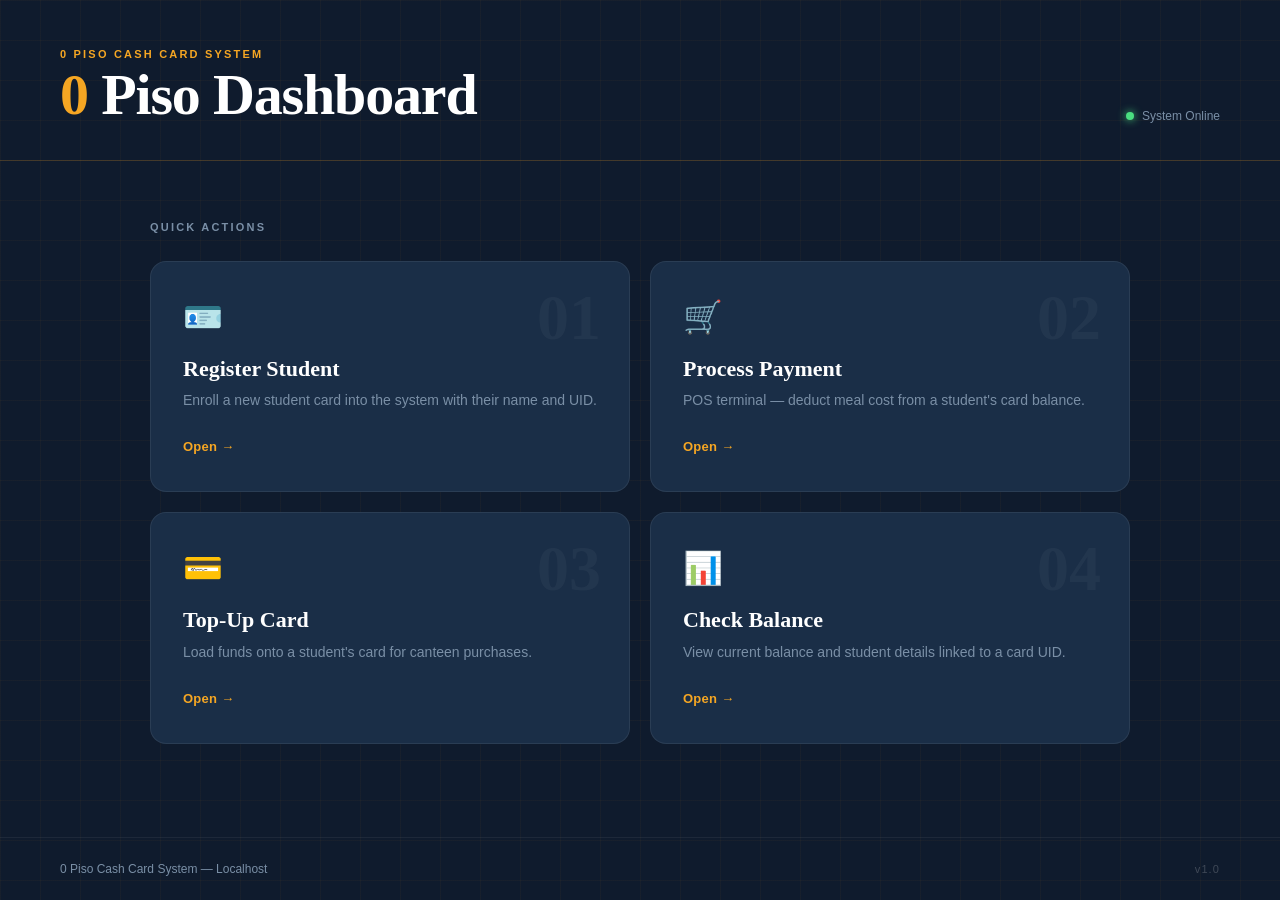
<file: index.html>
<!DOCTYPE html>
<html>
<head>
    <title>0 Piso Dashboard</title>
    <link rel="stylesheet" href="styles/index.css">
</head>
<body>
    <header>
        <div class="logo-block">
            <div class="eyebrow">0 Piso Cash Card System</div>
            <h1><span>0</span> Piso Dashboard</h1>
        </div>
        <div class="header-meta">
            <div class="status-dot">System Online</div>
        </div>
    </header>

    <main>
        <div class="section-label">Quick Actions</div>
        <nav class="nav-grid">

            <a href="templates/register.html" class="nav-card">
                <span class="card-icon">🪪</span>
                <span class="card-number">01</span>
                <h2>Register Student</h2>
                <p>Enroll a new student card into the system with their name and UID.</p>
                <div class="card-arrow">Open &rarr;</div>
            </a>

            <a href="templates/payment.html" class="nav-card">
                <span class="card-icon">🛒</span>
                <span class="card-number">02</span>
                <h2>Process Payment</h2>
                <p>POS terminal — deduct meal cost from a student's card balance.</p>
                <div class="card-arrow">Open &rarr;</div>
            </a>

            <a href="templates/topup.html" class="nav-card">
                <span class="card-icon">💳</span>
                <span class="card-number">03</span>
                <h2>Top-Up Card</h2>
                <p>Load funds onto a student's card for canteen purchases.</p>
                <div class="card-arrow">Open &rarr;</div>
            </a>

            <a href="templates/check_balance.html" class="nav-card">
                <span class="card-icon">📊</span>
                <span class="card-number">04</span>
                <h2>Check Balance</h2>
                <p>View current balance and student details linked to a card UID.</p>
                <div class="card-arrow">Open &rarr;</div>
            </a>

        </nav>
    </main>

    <footer>
        <span>0 Piso Cash Card System &mdash; Localhost</span>
        <span class="version">v1.0</span>
    </footer>

</body>
</html>
</file>
<file: styles/index.css>
*, *::before, *::after { box-sizing: border-box; margin: 0; padding: 0; }

:root {
    --navy: #0f1b2d;
    --navy-mid: #1a2e47;
    --navy-light: #243d5c;
    --amber: #f5a623;
    --amber-dark: #d4891a;
    --cream: #fdf6ec;
    --text: #e8ddd0;
    --muted: #7a8fa6;
    --white: #ffffff;
}

body {
    background-color: var(--navy);
    font-family: 'DM Sans', sans-serif;
    color: var(--text);
    min-height: 100vh;
    display: flex;
    flex-direction: column;
    overflow-x: hidden;
}

/* Subtle grid background */
body::before {
    content: '';
    position: fixed;
    inset: 0;
    background-image:
    linear-gradient(rgba(245,166,35,0.04) 1px, transparent 1px),
    linear-gradient(90deg, rgba(245,166,35,0.04) 1px, transparent 1px);
    background-size: 40px 40px;
    pointer-events: none;
    z-index: 0;
}

/* Header */
header {
    position: relative;
    z-index: 1;
    padding: 48px 60px 36px;
    border-bottom: 1px solid rgba(245,166,35,0.2);
    display: flex;
    align-items: flex-end;
    justify-content: space-between;
    gap: 24px;
}

.logo-block .eyebrow {
    font-size: 11px;
    font-weight: 600;
    letter-spacing: 0.2em;
    text-transform: uppercase;
    color: var(--amber);
    margin-bottom: 6px;
}

.logo-block h1 {
    font-family: 'Playfair Display', serif;
    font-size: clamp(36px, 5vw, 58px);
    font-weight: 900;
    color: var(--white);
    line-height: 1;
    letter-spacing: -0.02em;
}

.logo-block h1 span {
    color: var(--amber);
}

.header-meta {
    text-align: right;
}

.status-dot {
    display: inline-flex;
    align-items: center;
    gap: 8px;
    font-size: 12px;
    color: var(--muted);
    font-weight: 500;
}

.status-dot::before {
    content: '';
    width: 8px; height: 8px;
    border-radius: 50%;
    background: #4ade80;
    box-shadow: 0 0 8px #4ade80;
    animation: pulse 2s ease-in-out infinite;
}

@keyframes pulse {
    0%, 100% { opacity: 1; }
    50% { opacity: 0.4; }
}

/* Main */
main {
    position: relative;
    z-index: 1;
    flex: 1;
    padding: 60px;
    max-width: 1100px;
    width: 100%;
    margin: 0 auto;
}

.section-label {
    font-size: 11px;
    font-weight: 600;
    letter-spacing: 0.2em;
    text-transform: uppercase;
    color: var(--muted);
    margin-bottom: 28px;
}

/* Nav Cards */
.nav-grid {
    display: grid;
    grid-template-columns: repeat(2, 1fr);
    gap: 20px;
}

.nav-card {
    display: block;
    text-decoration: none;
    background: var(--navy-mid);
    border: 1px solid rgba(255,255,255,0.07);
    border-radius: 16px;
    padding: 36px 32px;
    position: relative;
    overflow: hidden;
    transition: transform 0.25s ease, border-color 0.25s ease, background 0.25s ease;
    cursor: pointer;
}

.nav-card::before {
    content: '';
    position: absolute;
    inset: 0;
    background: linear-gradient(135deg, rgba(245,166,35,0.08), transparent 60%);
    opacity: 0;
    transition: opacity 0.3s ease;
}

.nav-card:hover {
    transform: translateY(-4px);
    border-color: rgba(245,166,35,0.4);
    background: var(--navy-light);
}

.nav-card:hover::before { opacity: 1; }

.card-icon {
    font-size: 32px;
    margin-bottom: 20px;
    display: block;
}

.card-number {
    position: absolute;
    top: 24px;
    right: 28px;
    font-family: 'Playfair Display', serif;
    font-size: 64px;
    font-weight: 900;
    color: rgba(255,255,255,0.04);
    line-height: 1;
    user-select: none;
}

.nav-card h2 {
    font-family: 'Playfair Display', serif;
    font-size: 22px;
    font-weight: 700;
    color: var(--white);
    margin-bottom: 8px;
    line-height: 1.2;
}

.nav-card p {
    font-size: 14px;
    color: var(--muted);
    line-height: 1.5;
}

.card-arrow {
    margin-top: 28px;
    display: inline-flex;
    align-items: center;
    gap: 6px;
    font-size: 13px;
    font-weight: 600;
    color: var(--amber);
    letter-spacing: 0.02em;
    transition: gap 0.2s ease;
}

.nav-card:hover .card-arrow { gap: 10px; }

/* Footer */
footer {
    position: relative;
    z-index: 1;
    padding: 24px 60px;
    border-top: 1px solid rgba(255,255,255,0.06);
    display: flex;
    justify-content: space-between;
    align-items: center;
}

footer span {
    font-size: 12px;
    color: var(--muted);
}

footer .version {
    font-size: 11px;
    color: rgba(255,255,255,0.2);
    font-weight: 500;
    letter-spacing: 0.1em;
}

@media (max-width: 640px) {
    header, main, footer { padding-left: 24px; padding-right: 24px; }
    .nav-grid { grid-template-columns: 1fr; }
    header { flex-direction: column; align-items: flex-start; }
}
</file>
